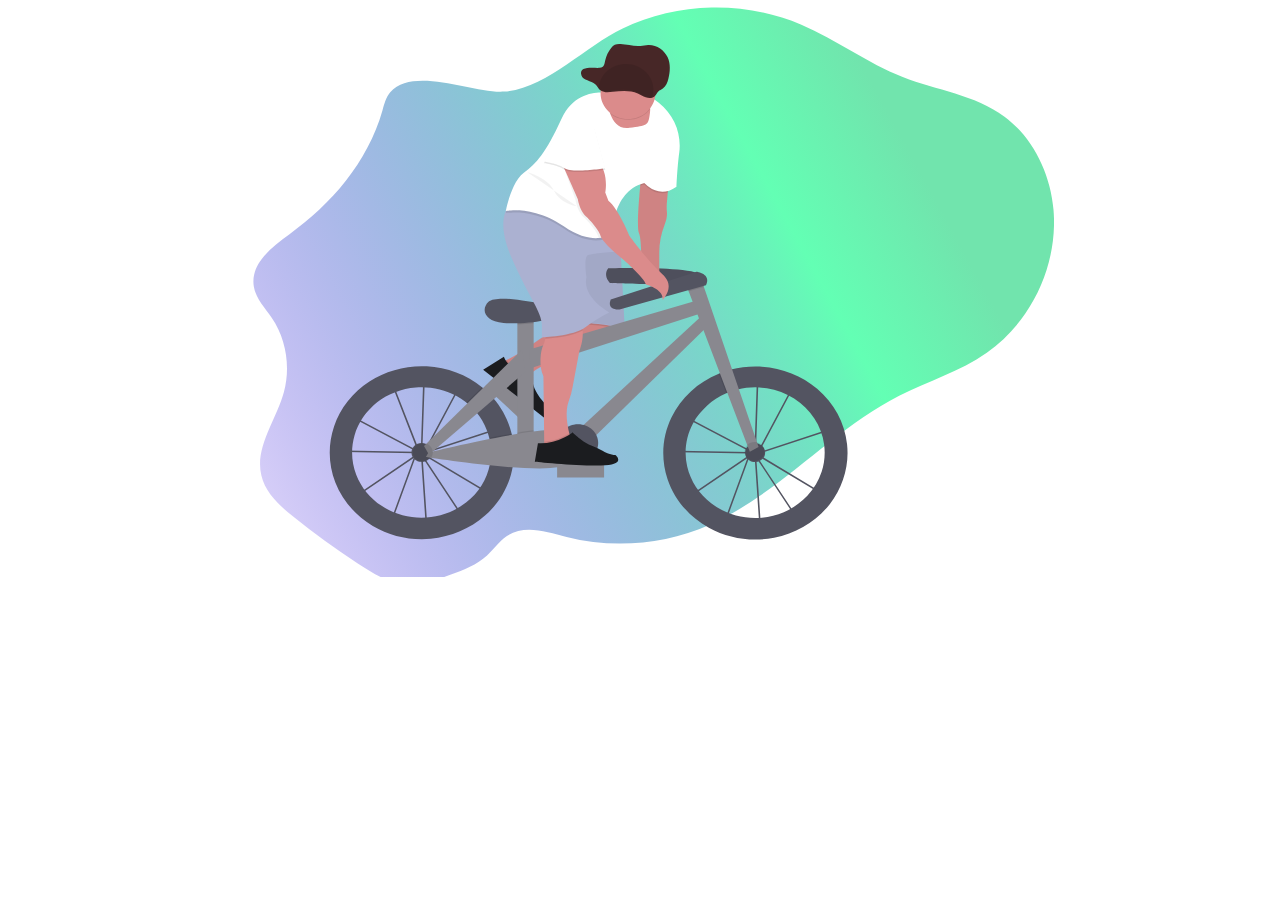
<file: bike-animation/index.html>
<!DOCTYPE html>
<html lang="en">
<head>
    <meta charset="UTF-8">
    <meta http-equiv="X-UA-Compatible" content="IE=edge">
    <meta name="viewport" content="width=device-width, initial-scale=1.0">
    <title>Man on Bike Animation</title>
    <link rel="icon" type="png" sizes="32x32" href="cycle.png">
    <link rel="stylesheet" href="styles.css">
</head>
<body>
    <div>
    <svg width="828" height="577" viewBox="0 0 828 577" fill="none" xmlns="http://www.w3.org/2000/svg">
        <g id="undraw_Ride_a_bicycle_2yok 1" clip-path="url(#clip0)">
        <path id="Vector" d="M164.239 92.3001C159.949 97.1882 158.297 104.061 156.45 110.522C141.576 162.593 104.924 204.476 63.1833 234.393C45.507 247.065 23.987 264.059 27.8542 286.78C29.9365 298.982 39.0721 307.964 45.8593 317.902C60.099 338.711 64.7177 366.996 57.9305 391.907C50.2118 420.25 28.637 446.697 35.3145 475.357C39.4322 492.998 53.4136 505.553 66.8548 516.344C87.8242 533.166 109.462 548.926 131.767 563.622C146.719 573.472 162.626 583.057 180.052 584.306C195.396 585.409 210.426 579.933 224.994 574.53C237.723 569.804 250.773 564.886 261.052 555.419C267.76 549.237 273.107 541.262 280.56 536.205C298.064 524.326 320.547 531.853 340.618 536.94C387.98 548.877 438.668 544.518 483.736 524.635C552.867 494.13 605.56 430.071 673.181 395.7C702.255 380.918 733.881 371.744 760.803 352.707C775.97 341.867 789.004 328.623 799.318 313.572C819.672 284.09 830.678 246.499 827.5 209.702C824.322 172.906 806.512 137.447 778.542 116.674C748.598 94.4391 710.78 90.2861 676.711 76.9376C641.531 63.148 610.233 39.45 575.389 24.6534C547.195 12.7138 516.511 6.8526 485.589 7.50001C454.668 8.14743 424.292 15.287 396.693 28.3948C358.772 46.4036 320.335 88.4191 278.102 91.6092C248.01 93.8143 187.739 65.5296 164.239 92.3001Z" fill="url(#paint0_linear)"/>
        <g id="left-wheel">
        <path id="Vector_2" d="M199.802 527.024L194.894 455.033L194.792 454.879L189.844 456.496L167.08 518.865L130.874 494.763L188.545 455.504L188.6 455.349L188.928 455.239L192.647 452.703L132.181 420.868L117.37 436.157L119.718 450.49L189.249 451.681V453.151L118.419 451.961L115.742 435.687L136.017 414.767L166.352 381.543L166.892 382.917L173.311 376.302L197.156 380.315V379.426L198.722 379.47V380.58L234.231 386.548L201.125 448.741L196.295 452.027V452.394V452.806L272.856 427.755L263.767 494.799L198.792 455.937L196.506 454.732L234.818 512.713L199.802 527.024ZM196.671 457.679L201.25 524.848L232.602 512.073L196.671 457.679ZM133.59 494.748L166.305 516.527L187.707 457.914L133.59 494.748ZM198.033 453.835L199.669 454.695L262.569 492.33L271.024 429.946L198.033 453.835ZM192.475 448.543L194.439 451.52L194.784 451.284L197.132 381.8L173.851 377.889L167.463 384.505L192.475 448.543ZM133.433 419.831L192.021 450.704L191.003 449.138L166.281 385.725L137.168 415.767L133.433 419.831ZM198.722 382.057L196.373 450.211L199.911 447.8L231.937 387.658L198.722 382.057Z" fill="#535461"/>
        <path id="Vector_3" d="M285.671 433.643C282.531 420.545 276.175 408.317 267.11 397.934C263.744 394.076 260.033 390.495 256.017 387.232C240.575 374.713 221.142 367.363 200.77 366.335C180.398 365.308 160.239 370.66 143.457 381.554C126.675 392.447 114.22 408.264 108.046 426.522C101.873 444.78 102.331 464.447 109.348 482.434C116.365 500.422 129.545 515.713 146.818 525.907C164.091 536.101 184.48 540.621 204.785 538.758C225.09 536.896 244.161 528.755 259.006 515.615C273.851 502.474 283.629 485.077 286.806 466.154C287.545 461.699 287.917 457.197 287.917 452.688C287.923 446.281 287.169 439.894 285.671 433.643ZM195.496 517.696C181.224 517.682 167.302 513.541 155.624 505.836C143.946 498.13 135.079 487.235 130.229 474.631C125.378 462.027 124.779 448.327 128.513 435.392C132.248 422.457 140.134 410.916 151.1 402.338C162.066 393.761 175.58 388.562 189.803 387.45C204.027 386.337 218.27 389.365 230.596 396.122C242.922 402.878 252.733 413.035 258.695 425.212C264.656 437.388 266.479 450.993 263.916 464.177C260.98 479.204 252.526 492.789 240.025 502.567C227.524 512.346 211.767 517.699 195.496 517.696Z" fill="#535461"/>
        <path id="Vector_4" d="M195.496 461.81C201.035 461.81 205.524 457.595 205.524 452.394C205.524 447.194 201.035 442.978 195.496 442.978C189.958 442.978 185.468 447.194 185.468 452.394C185.468 457.595 189.958 461.81 195.496 461.81Z" fill="#535461"/>
        </g>
        <g id="right-wheel">
        <path id="Vector_5" d="M533.436 527.318L528.536 455.356L528.434 455.202L523.487 456.819L500.714 519.159L464.508 495.049L522.195 455.79L522.25 455.636L522.579 455.526L526.297 452.99L465.831 421.155L451.012 436.444L453.361 450.777L522.876 451.938V453.409L452.046 452.218L449.384 435.966L469.651 415.054L499.963 381.851L500.503 383.226L506.922 376.611L530.83 380.631V379.742L532.395 379.786V380.896L567.904 386.864L534.767 449.086L529.937 452.372V452.74V453.151L606.506 428.101L597.417 495.145L532.442 456.283L530.156 455.077L568.468 513.065L533.436 527.318ZM530.305 457.973L534.885 525.142L566.237 512.367L530.305 457.973ZM467.232 495.049L499.947 516.829L521.35 458.216L467.232 495.049ZM531.675 454.136L533.311 454.996L596.212 492.631L604.666 430.247L531.675 454.136ZM526.117 448.844L528.082 451.821L528.426 451.586L530.775 382.101L507.493 378.176L501.106 384.792L526.117 448.844ZM467.099 420.14L525.686 451.012L524.669 449.447L499.947 386.034L470.826 416.083L467.099 420.14ZM532.364 382.366L530.016 450.498L533.554 448.087L565.58 387.945L532.364 382.366Z" fill="#535461"/>
        <path id="Vector_6" d="M529.452 366.504C521.143 366.495 512.872 367.543 504.863 369.62C500.733 370.69 496.688 372.033 492.761 373.641C471.835 382.158 455.018 397.66 445.561 417.147C436.105 436.634 434.682 458.722 441.567 479.138C448.453 499.553 463.157 516.846 482.836 527.67C502.515 538.494 525.77 542.08 548.103 537.735C570.435 533.39 590.257 521.422 603.736 504.147C617.214 486.872 623.389 465.517 621.068 444.213C618.747 422.91 608.093 403.171 591.168 388.817C574.244 374.463 552.251 366.512 529.444 366.504H529.452ZM529.139 517.99C513.262 517.984 497.866 512.879 485.506 503.522C473.146 494.166 464.567 481.12 461.193 466.553C457.819 451.986 459.854 436.774 466.959 423.443C474.064 410.111 485.812 399.463 500.252 393.267C503.925 391.688 507.739 390.416 511.65 389.467C521.21 387.136 531.189 386.745 540.923 388.318C550.657 389.891 559.922 393.393 568.103 398.59C576.283 403.787 583.191 410.56 588.366 418.459C593.542 426.358 596.866 435.201 598.119 444.4C599.371 453.599 598.522 462.944 595.629 471.811C592.736 480.678 587.865 488.865 581.34 495.827C574.815 502.789 566.785 508.367 557.786 512.188C548.787 516.009 539.024 517.987 529.147 517.99H529.139Z" fill="#535461"/>
        <path id="Vector_7" d="M529.139 462.104C534.677 462.104 539.167 457.889 539.167 452.688C539.167 447.488 534.677 443.272 529.139 443.272C523.6 443.272 519.111 447.488 519.111 452.688C519.111 457.889 523.6 462.104 529.139 462.104Z" fill="#535461"/>
        </g>
        <g id="man-on-bike">
        <path id="Vector_8" d="M302.955 407.441L269.523 376.463L259.076 386.404L292.508 417.382L302.955 407.441Z" fill="#89888F"/>
        <path id="Vector_9" d="M277.498 361.638C277.498 361.638 296.904 352.023 304.404 345.834C308.918 342.125 313.772 338.797 318.91 335.889L343.256 321.974L394.14 318.299L396.488 326.385C396.488 326.385 400.402 338.145 361.261 348.436C322.119 358.727 302.548 374.898 302.548 374.898C302.548 374.898 277.498 382.954 277.498 361.638Z" fill="#DB8B8B"/>
        <path id="Vector_10" opacity="0.1" d="M304.623 373.303C303.237 374.295 302.548 374.868 302.548 374.868C302.548 374.868 277.498 382.954 277.498 361.638C277.498 361.638 278.711 361.035 280.629 360.028C282.567 362.991 285.281 365.437 288.513 367.135C291.744 368.832 295.385 369.723 299.088 369.723H301.742L304.623 373.303Z" fill="black"/>
        <path id="Vector_11" opacity="0.05" d="M395.752 330.442C393.576 334.771 386.069 341.887 361.261 348.407C329.47 356.764 310.588 368.988 304.623 373.303C303.237 374.295 302.548 374.868 302.548 374.868C302.548 374.868 277.498 382.954 277.498 361.638C277.498 361.638 278.711 361.035 280.629 360.028C286.446 357.036 298.76 350.472 304.38 345.805C308.894 342.095 313.748 338.766 318.886 335.859L343.232 321.945L352.297 321.291L394.116 318.27L396.465 326.355C396.465 326.355 397.013 327.935 395.752 330.442Z" fill="black"/>
        <path id="Vector_12" d="M277.889 356.86L257.144 369.723L317.892 417.501C317.892 417.501 326.816 412.356 322.119 406.476C322.119 406.476 306.463 393.98 305.68 376.339L300.983 370.458H298.329C293.842 370.459 289.465 369.151 285.803 366.715C282.142 364.279 279.376 360.835 277.889 356.86V356.86Z" fill="#1B1C1F"/>
        <path id="Vector_13" opacity="0.1" d="M395.752 330.442C383.227 324.76 352.65 324.15 352.65 324.15L352.321 321.291L394.14 318.27L396.488 326.355C396.488 326.355 397.013 327.935 395.752 330.442Z" fill="black"/>
        <path id="Vector_14" d="M352.65 322.68C352.65 322.68 389.443 323.415 398.837 330.765L394.14 241.824H343.256L352.65 322.68Z" fill="#ABB1D1"/>
        <path id="Vector_15" opacity="0.05" d="M352.65 322.312C352.65 322.312 389.443 323.047 398.837 330.398L394.14 241.457H343.256L352.65 322.312Z" fill="black"/>
        <path id="Vector_16" d="M382.209 268.257C382.209 268.257 474.309 265.316 476.188 276.497C478.067 287.677 384.088 282.965 384.088 282.965C384.088 282.965 376.573 275.901 382.209 268.257Z" fill="#535461"/>
        <path id="Vector_17" opacity="0.05" d="M382.209 268.257C382.209 268.257 474.309 265.316 476.188 276.497C478.067 287.677 384.088 282.965 384.088 282.965C384.088 282.965 376.573 275.901 382.209 268.257Z" fill="black"/>
        <path id="Vector_18" d="M307.652 312.97H291.362V445.926H307.652V312.97Z" fill="#89888F"/>
        <path id="Vector_19" opacity="0.1" d="M307.652 312.962V323.202C302.235 323.863 296.693 324.282 291.362 324.444V312.962H307.652Z" fill="black"/>
        <path id="Vector_20" d="M306.431 301.944C304.146 301.778 301.872 301.491 299.621 301.084C290.79 299.496 268.527 296.167 262.538 301.819C255.023 308.876 257.528 321.232 277.576 322.996C297.624 324.76 332.085 320.056 338.981 312.992C338.981 312.962 326.511 303.392 306.431 301.944Z" fill="#535461"/>
        <path id="Vector_21" d="M303.269 349.443L474.317 299.438L479.953 311.794L304.521 368.268L303.269 349.443Z" fill="#89888F"/>
        <path id="Vector_22" d="M354.02 428.277L477.449 314.146L484.337 323.555L366.545 438.862L354.02 428.277Z" fill="#89888F"/>
        <path id="Vector_23" opacity="0.1" d="M511.642 389.467C507.732 390.416 503.917 391.688 500.244 393.267L492.761 373.634C496.688 372.026 500.733 370.682 504.863 369.613L511.642 389.467Z" fill="black"/>
        <path id="Vector_24" d="M532.583 447.102L523.815 451.806L462.645 291.323L459.905 284.141L474.317 276.489L477.926 287.059L532.583 447.102Z" fill="#89888F"/>
        <path id="Vector_25" opacity="0.1" d="M477.926 287.059L462.645 291.323L459.905 284.141L474.317 276.489L477.926 287.059Z" fill="black"/>
        <path id="Vector_26" d="M384.714 299.438L470.552 271.785C470.552 271.785 485.59 273.549 479.946 285.317L393.49 309.434C393.49 309.434 380.338 310.61 384.714 299.438Z" fill="#535461"/>
        <path id="Vector_27" opacity="0.1" d="M287.917 452.688C287.917 457.197 287.545 461.699 286.806 466.154C279.291 465.647 271.525 464.912 263.916 464.177C265.606 455.437 265.396 446.466 263.297 437.803C270.711 436.333 278.281 434.929 285.671 433.658C287.168 439.904 287.921 446.286 287.917 452.688Z" fill="black"/>
        <path id="Vector_28" opacity="0.1" d="M307.652 430.284V445.918H291.362V432.688C296.998 431.769 302.478 430.953 307.652 430.284Z" fill="black"/>
        <path id="Vector_29" d="M202.393 452.416C202.393 452.416 333.971 420.074 344.618 432.416C355.264 444.757 366.545 461.237 333.369 467.117C300.192 472.998 199.911 457.113 199.911 457.113L202.393 452.416Z" fill="#89888F"/>
        <path id="Vector_30" opacity="0.1" d="M267.11 397.934L250.388 412.305C247.427 408.735 244.08 405.464 240.399 402.543L256.009 387.232C260.028 390.495 263.742 394.076 267.11 397.934Z" fill="black"/>
        <path id="Vector_31" d="M198.009 445.926L296.372 349.443L299.511 371.796L203.019 454.746L198.009 445.926Z" fill="#89888F"/>
        <path id="Vector_32" opacity="0.1" d="M196.757 461.81C202.295 461.81 206.785 457.595 206.785 452.394C206.785 447.194 202.295 442.978 196.757 442.978C191.218 442.978 186.729 447.194 186.729 452.394C186.729 457.595 191.218 461.81 196.757 461.81Z" fill="black"/>
        <path id="Vector_33" opacity="0.1" d="M528.513 460.928C534.051 460.928 538.541 456.713 538.541 451.512C538.541 446.312 534.051 442.096 528.513 442.096C522.974 442.096 518.484 446.312 518.484 451.512C518.484 456.713 522.974 460.928 528.513 460.928Z" fill="black"/>
        <path id="Vector_34" opacity="0.1" d="M350.88 461.81C361.953 461.81 370.929 453.382 370.929 442.986C370.929 432.589 361.953 424.161 350.88 424.161C339.808 424.161 330.832 432.589 330.832 442.986C330.832 453.382 339.808 461.81 350.88 461.81Z" fill="black"/>
        <path id="Vector_35" d="M352.141 461.81C363.213 461.81 372.189 453.382 372.189 442.986C372.189 432.589 363.213 424.161 352.141 424.161C341.068 424.161 332.092 432.589 332.092 442.986C332.092 453.382 341.068 461.81 352.141 461.81Z" fill="#535461"/>
        <path id="Vector_36" d="M346.788 441.571L346.782 441.576C344.427 443.229 343.946 446.361 345.707 448.572L361.619 468.551C363.379 470.762 366.715 471.214 369.07 469.56L369.076 469.556C371.43 467.903 371.912 464.771 370.151 462.56L354.239 442.581C352.478 440.37 349.142 439.918 346.788 441.571Z" fill="#6C63FF"/>
        <path id="Vector_37" d="M442.675 181.55L440.812 203.683C440.598 206.486 440.637 209.302 440.929 212.099C441.172 214.576 440.929 218.913 438.346 225.528C435.029 233.979 433.315 242.91 433.281 251.917V277.107L415.276 274.167C415.276 274.167 416.059 238.884 412.928 233.004C409.796 227.123 415.276 174.935 415.276 174.935L442.675 181.55Z" fill="#DB8B8B"/>
        <path id="Vector_38" opacity="0.05" d="M441.751 192.517L440.812 203.683C440.6 206.484 440.642 209.297 440.937 212.091C441.18 214.569 440.937 218.905 438.354 225.528C435.037 233.979 433.323 242.91 433.289 251.917V277.107L415.284 274.167C415.284 274.167 416.067 238.884 412.935 233.004C410.72 228.836 412.818 201.441 414.235 185.806C414.822 179.374 415.284 174.935 415.284 174.935L442.683 181.55L441.751 192.517Z" fill="black"/>
        <path id="Vector_39" d="M353.448 350.612L346.677 386.776C345.823 391.605 344.513 396.352 342.762 400.963C338.793 411.151 341.33 425.433 343.256 433.224C344.109 436.664 344.821 438.84 344.821 438.84L324.468 449.131L318.205 444.72V441.78L317.422 376.361C312.725 366.07 314.291 350.634 317.422 344.753C318.313 342.821 318.939 340.791 319.285 338.711C320.851 330.832 321.336 319.762 321.336 319.762C321.336 319.762 333.862 299.915 348.735 313.146C354.215 318.02 356.298 324.393 356.736 330.493C357.503 340.939 353.448 350.612 353.448 350.612Z" fill="#DB8B8B"/>
        <path id="Vector_40" opacity="0.1" d="M356.736 330.471C345.878 336.528 326.988 338.241 319.285 338.689C320.851 330.81 321.336 319.74 321.336 319.74C321.336 319.74 333.862 299.893 348.735 313.124C354.215 317.998 356.298 324.37 356.736 330.471Z" fill="black"/>
        <path id="Vector_41" d="M383.18 312.389C374.855 316.552 366.989 321.476 359.695 327.09C347.17 336.646 315.857 337.381 315.857 337.381V326.355C316.639 313.124 303.331 298.423 285.326 257.26C273.826 230.975 277.012 216.098 280.817 208.747C282.978 204.594 285.326 202.867 285.326 202.867L383.18 220.508L386.679 230.357L394.14 251.38C394.14 251.38 366.741 252.85 362.044 255.055C357.347 257.26 360.478 277.107 360.478 277.107C355.781 297.688 383.18 312.389 383.18 312.389Z" fill="#ABB1D1"/>
        <path id="Vector_42" opacity="0.1" d="M442.675 181.55L441.751 192.517C428.13 196.192 418.407 184.49 418.407 184.49C416.986 184.848 415.59 185.287 414.227 185.806C414.814 179.374 415.276 174.935 415.276 174.935L442.675 181.55Z" fill="black"/>
        <path id="Vector_43" opacity="0.1" d="M386.679 230.357C386.311 233.79 386.311 235.944 386.311 235.944C386.311 235.944 368.306 249.91 337.776 228.593C307.245 207.277 279.846 213.157 279.846 213.157C279.846 213.157 280.167 211.452 280.817 208.747C282.978 204.594 285.326 202.867 285.326 202.867L383.18 220.508L386.679 230.357Z" fill="black"/>
        <path id="Vector_44" d="M453.228 152.846C451.185 167.805 450.503 186.659 450.503 186.659C432.498 199.89 418.407 182.983 418.407 182.983C401.404 187.269 393.412 201.242 389.646 213.437C387.629 220.033 386.509 226.842 386.311 233.702C386.311 233.702 381.552 237.377 372.784 238.112C364.494 238.766 352.61 236.738 337.776 226.351C307.245 205.035 279.846 210.915 279.846 210.915C279.846 210.915 285.326 181.513 297.851 172.693C310.377 163.872 319.771 152.846 335.427 119.034C351.084 85.2218 383.18 93.3073 383.18 93.3073C383.18 93.3073 384.746 86.6919 413.71 93.3073C420.765 95.0435 427.295 98.2917 432.788 102.797C448.28 115.028 455.795 134 453.228 152.846Z" fill="white"/>
        <path id="Vector_45" d="M424.177 109.883C424.138 110.86 424.052 111.948 423.911 113.161C422.345 126.392 420.779 124.922 403.557 127.862C392.848 129.692 387.282 121.291 384.605 114.675C383.636 112.279 382.905 109.803 382.421 107.281L419.996 101.4C419.996 101.4 424.498 100.217 424.177 109.883Z" fill="#DB8B8B"/>
        <path id="Vector_46" opacity="0.05" d="M389.646 213.473C387.629 220.07 386.509 226.879 386.311 233.739C386.311 233.739 381.552 237.414 372.784 238.149C372.537 237.681 372.348 237.188 372.22 236.679C370.655 230.063 358.912 218.303 358.912 218.303C351.084 211.687 349.518 199.926 349.518 199.926L336.602 164.276L332.296 160.969C332.296 160.969 350.301 147.738 365.958 158.764C381.614 169.789 376.917 193.311 376.917 193.311L380.049 201.396C383.297 203.969 386.601 208.504 389.646 213.473Z" fill="black"/>
        <path id="Vector_47" d="M334.644 160.234L351.867 199.191C351.867 199.191 353.432 210.952 361.261 217.568C361.261 217.568 373.003 229.328 374.569 235.944C376.134 242.559 398.054 260.201 398.054 260.201C398.054 260.201 418.407 277.842 419.973 284.457C419.973 284.457 438.761 289.603 436.412 299.893C436.412 299.893 450.503 286.662 436.412 274.167C422.322 261.671 403.534 235.944 403.534 235.944C403.534 235.944 392.574 208.747 382.397 200.661L379.266 192.576C379.266 192.576 383.963 169.054 368.306 158.029C352.65 147.003 334.644 160.234 334.644 160.234Z" fill="#DB8B8B"/>
        <path id="Vector_48" opacity="0.1" d="M344.821 438.818L324.468 449.109L318.205 444.698V441.758C325.238 441.289 332.071 439.353 338.206 436.091C340.085 435.091 341.854 434.106 343.271 433.239C344.093 436.642 344.821 438.818 344.821 438.818Z" fill="black"/>
        <path id="Vector_49" opacity="0.1" d="M368.306 129.362L379.266 169.789C379.266 169.789 345.604 174.935 338.559 169.789C331.513 164.644 318.205 163.174 318.205 163.174C318.205 163.174 332.296 124.951 340.124 120.541C347.953 116.131 368.306 129.362 368.306 129.362Z" fill="black"/>
        <path id="Vector_50" d="M368.306 127.891L379.266 168.319C379.266 168.319 345.604 173.465 338.559 168.319C331.513 163.174 318.205 161.704 318.205 161.704C318.205 161.704 332.296 123.481 340.124 119.071C347.953 114.661 368.306 127.891 368.306 127.891Z" fill="white"/>
        <path id="Vector_51" opacity="0.1" d="M424.177 109.148C421.984 111.99 419.196 114.38 415.983 116.172C412.769 117.965 409.2 119.121 405.493 119.57C401.787 120.019 398.021 119.751 394.429 118.783C390.837 117.815 387.494 116.167 384.605 113.94C383.636 111.544 382.905 109.068 382.421 106.546L419.996 100.665C419.996 100.665 424.498 99.4817 424.177 109.148Z" fill="black"/>
        <path id="Vector_52" d="M429.367 93.3441C429.367 100.167 426.48 106.711 421.342 111.536C416.204 116.36 409.235 119.071 401.968 119.071C394.701 119.071 387.732 116.36 382.594 111.536C377.456 106.711 374.569 100.167 374.569 93.3441C374.569 92.9177 374.569 92.4914 374.569 92.0651C374.749 85.2419 377.809 78.7656 383.075 74.0608C388.341 69.356 395.382 66.8082 402.649 66.9778C409.916 67.1474 416.813 70.0206 421.824 74.9652C426.834 79.9098 429.548 86.5209 429.367 93.3441Z" fill="#DB8B8B"/>
        <path id="Vector_53" opacity="0.05" d="M301.374 172.362C301.374 172.362 321.728 177.507 327.99 190.738C334.253 203.969 351.194 206.388 351.194 206.388" fill="black"/>
        <path id="Vector_54" d="M378.092 463.442H331.122V477.408H378.092V463.442Z" fill="#89888F"/>
        <path id="Vector_55" d="M338.175 437.524C342.379 435.319 346.066 433.114 346.387 432.202C346.387 432.202 356.994 442.714 366.443 445.977C369.62 447.079 372.662 448.499 375.516 450.211C379.258 452.416 384.597 455.011 389.443 455.011C389.443 455.011 400.402 463.832 379.266 465.302C358.129 466.772 308.811 461.626 308.811 461.626L311.942 443.25C321.091 443.754 330.201 441.766 338.175 437.524Z" fill="#1B1C1F"/>
        </g>
        <g id="hat">
        <path id="Vector_56" d="M355.488 75.5533C357.156 80.4634 365.164 80.6178 369.274 84.2342C371.411 86.116 372.405 88.8945 374.754 90.5704C378.018 92.9078 382.731 92.3933 386.888 91.8347C395.256 90.7174 404.243 90.0485 411.789 93.4371C414.467 94.6352 416.87 96.3111 419.665 97.2887C422.459 98.2664 425.927 98.384 428.198 96.6493C430.014 95.26 430.679 92.974 432.323 91.4451C433.599 90.2396 435.376 89.5634 436.832 88.5049C440.026 86.2409 441.404 82.551 442.312 79.0227C444.191 71.7604 444.731 63.9321 441.529 57.0447C438.327 50.1573 430.624 44.5489 422.217 44.909C419.641 45.0193 417.128 45.6441 414.561 45.9087C407.867 46.5482 401.253 44.4386 394.536 44.0784C392.588 43.8558 390.611 44.109 388.798 44.8135C387.43 45.5271 386.251 46.5192 385.345 47.7169C382.27 51.4991 380.165 55.8957 379.192 60.5656C378.41 64.0865 378.37 67.2766 373.775 67.8206C368.554 68.4674 351.958 65.167 355.488 75.5533Z" fill="#472727"/>
        <path id="Vector_57" opacity="0.1" d="M427.367 90.3441C427.369 92.7152 427.022 95.0751 426.334 97.3565C424.216 97.7899 422.007 97.6 420.008 96.8125C417.081 95.732 414.568 93.8723 411.757 92.5345C403.843 88.7711 394.425 89.5135 385.658 90.7557C381.305 91.3731 376.366 91.9465 372.945 89.3444C372.827 89.2573 372.715 89.164 372.608 89.0651C372.789 82.2419 375.849 75.7656 381.115 71.0608C386.381 66.356 393.421 63.8082 400.688 63.9778C407.955 64.1474 414.852 67.0206 419.863 71.9652C424.873 76.9098 427.587 83.5209 427.406 90.3441H427.367Z" fill="black"/>
        </g>
        </g>
        <defs>
        <linearGradient id="paint0_linear" x1="704" y1="130" x2="27" y2="500" gradientUnits="userSpaceOnUse">
        <stop offset="0.0364583" stop-color="#71E4AD"/>
        <stop offset="0.21875" stop-color="#63FFB4"/>
        <stop offset="0.9999" stop-color="#4721E0" stop-opacity="0.21"/>
        <stop offset="1" stop-color="#4721E0" stop-opacity="0"/>
        </linearGradient>
        <clipPath id="clip0">
        <rect width="828" height="577" fill="white"/>
        </clipPath>
        </defs>
        </svg>
    </div>
</body>
</html>
</file>
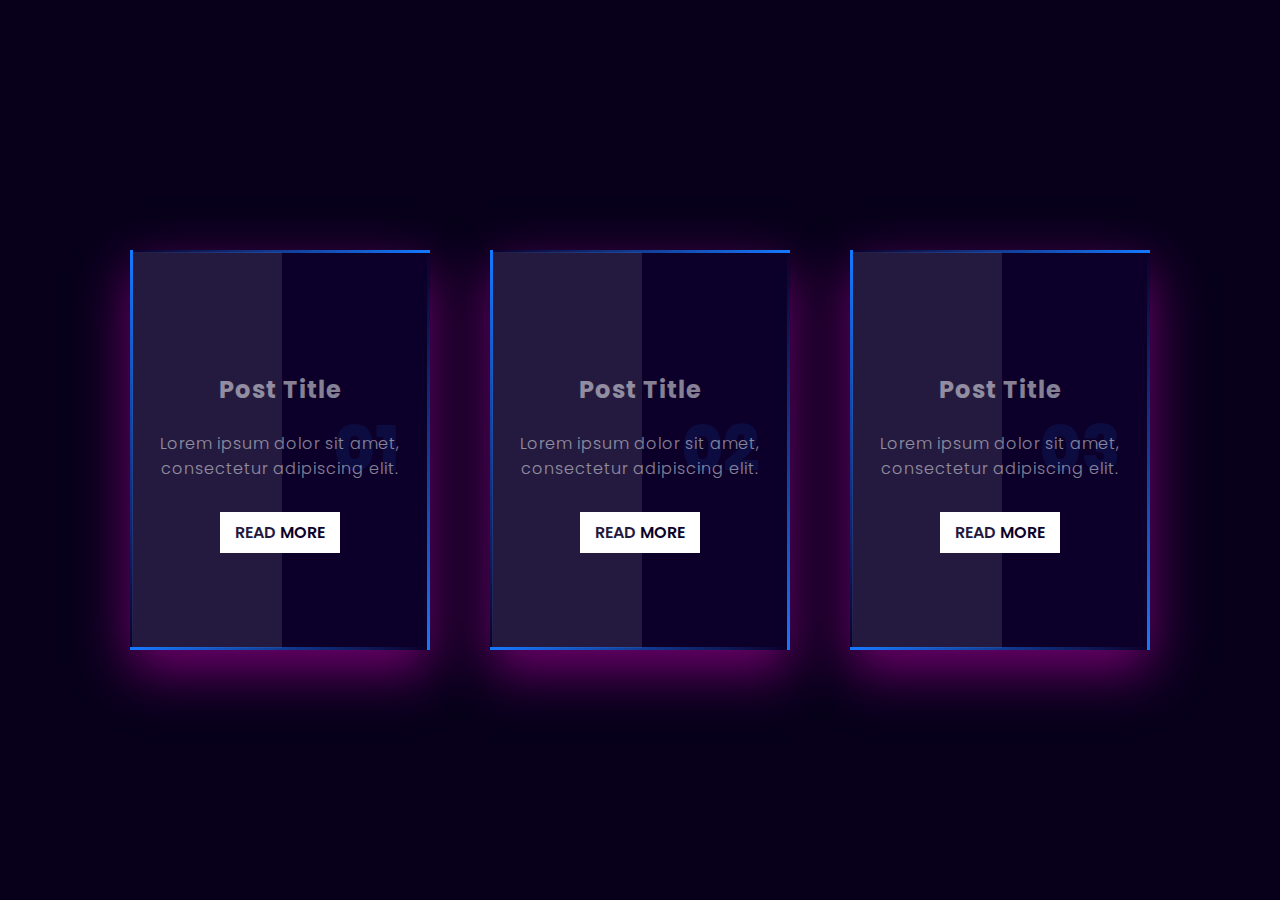
<file: card-animation/index.html>
<!DOCTYPE html>
<html lang="en" dir="ltr">
  <head>
    <meta charset="utf-8">
    <title>Css Card hover animation</title>
    <link rel="stylesheet" href="styles.css">
    <link rel="preconnect" href="https://fonts.gstatic.com">
<link href="https://fonts.googleapis.com/css2?family=Poppins:wght@200;300;400;500;600;700;800&display=swap" rel="stylesheet">
  </head>
  <body>
    <div class="container">
      <div class="card">
        <span></span>
        <span></span>
        <span></span>
        <span></span>
        <div class="content">
          <h2>01</h2>
          <h3>Post Title</h3>
          <p>Lorem ipsum dolor sit amet, consectetur adipiscing elit.</p>
            <a href="#">Read More</a>
        </div>
      </div>
      <div class="card">
        <span></span>
        <span></span>
        <span></span>
        <span></span>
        <div class="content">
          <h2>02</h2>
          <h3>Post Title</h3>
          <p>Lorem ipsum dolor sit amet, consectetur adipiscing elit.</p>
            <a href="#">Read More</a>
        </div>
      </div>
      <div class="card">
        <span></span>
        <span></span>
        <span></span>
        <span></span>
        <div class="content">
          <h2>03</h2>
          <h3>Post Title</h3>
          <p>Lorem ipsum dolor sit amet, consectetur adipiscing elit.</p>
            <a href="#">Read More</a>
        </div>
      </div>
    </div>
  </body>
</html>
</file>
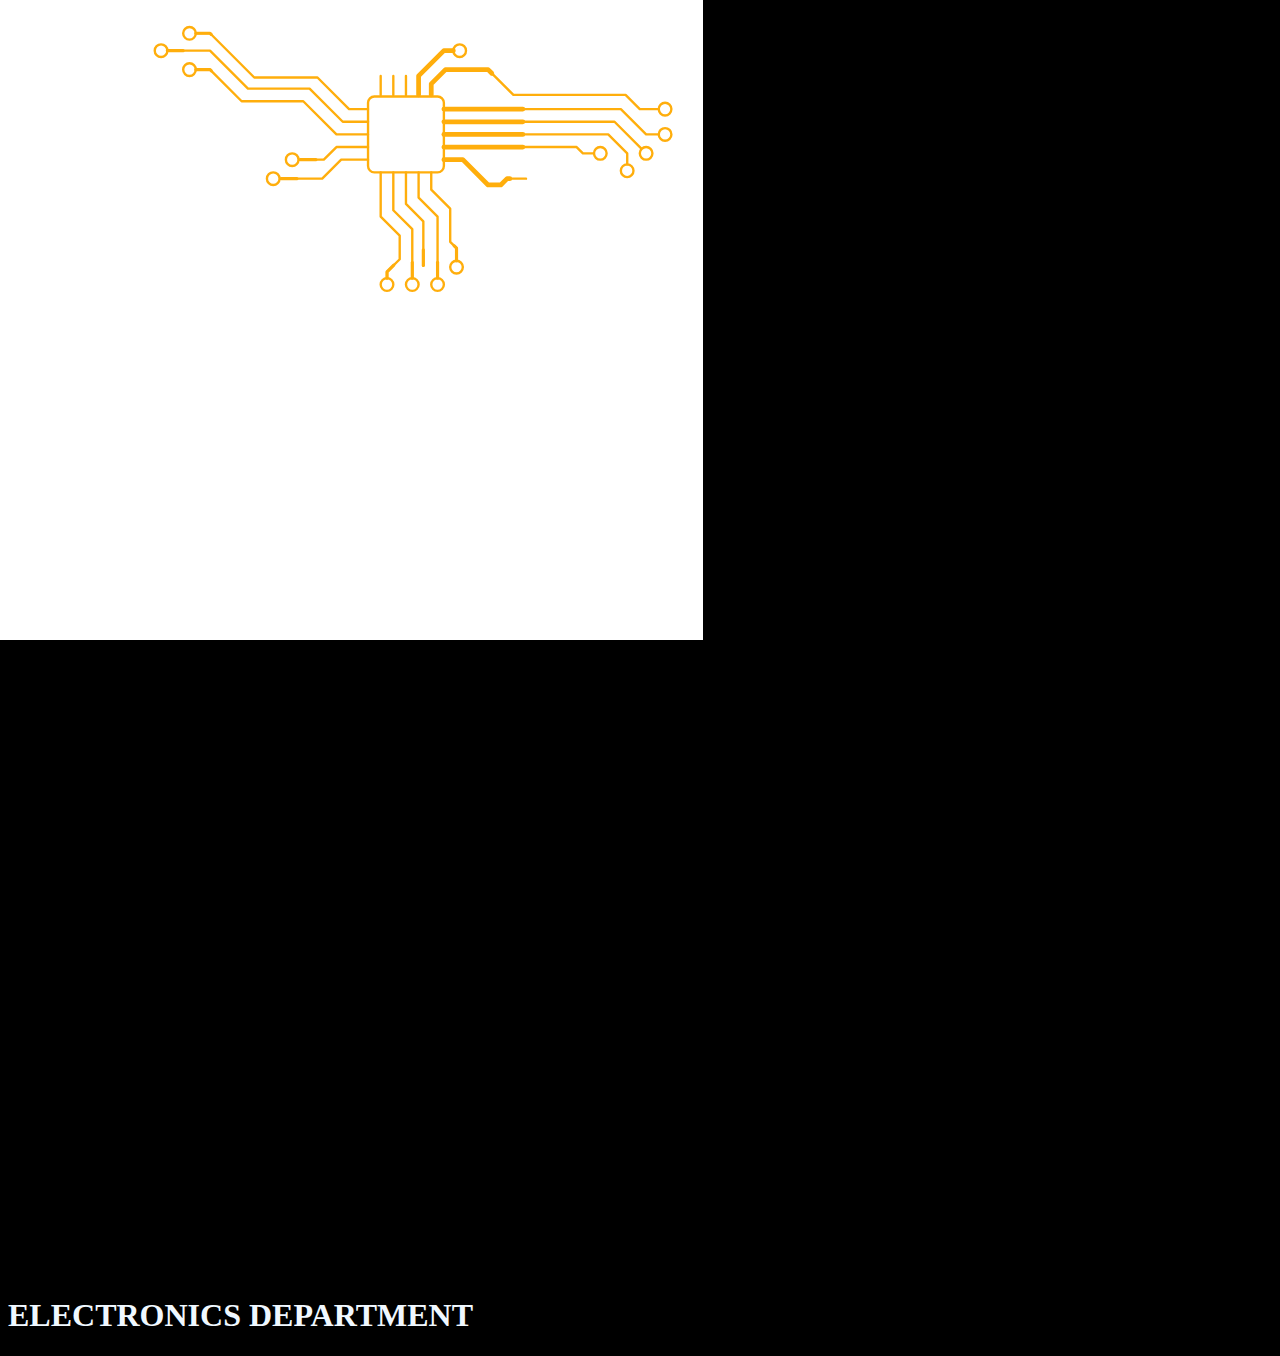
<file: circuit-Animation/index.html>
<!DOCTYPE html>
<html lang="en">
<head>
    <meta charset="UTF-8">
    <meta http-equiv="X-UA-Compatible" content="IE=edge">
    <meta name="viewport" content="width=device-width, initial-scale=1.0">
    <link rel="stylesheet" href="styles.css">
    <title>Document</title>
</head>
<body>
    <div>
    <svg width="800px" height="800px" viewBox="0 0 800 800" version="1.1" xmlns="http://www.w3.org/2000/svg" xmlns:xlink="http://www.w3.org/1999/xlink">
        <g id="paths" class="path" stroke="#FFAE0C" stroke-width="2" fill="none" fill-rule="evenodd" stroke-linecap="round" stroke-linejoin="round" fill="none" stroke-opacity="1" stroke-dasharray="30,150" stroke-dashoffset="2000">
          <g id="left" transform="translate(461.000000, 416.000000)">
            <polyline points="18 0 27 0 55 28 95 28 115 48 127 48"></polyline>
            <polyline points="18 23 27 23 47 43 86 43 107 64 127 64"></polyline>
            <polyline points="-8.03677904e-06 10.9791757 26.9791757 10.9791757 51 35 90 35 111 56 127 56"></polyline>
            <polyline points="72 92 98 92 110 80 127 80"></polyline>
            <polyline points="84 80 99 80 107 72 127 72"></polyline>
          </g>
          <g id="bottom" transform="translate(596.000000, 504.000000)">
            <polyline points="4.02077033 67.0000542 4.02077033 63.0208243 12.0415946 55 12.0415946 40.0415946 0 28 0 -5.68434189e-14"></polyline>
            <polyline points="20 67 20 36 8 24 8 0"></polyline>
            <polyline points="27 59 27 31 16 20 16 0"></polyline>
            <polyline points="36 67 36 28 24 16 24 0"></polyline>
            <polyline points="48 56 48 48 44 44 44 23 32 11 32 0"></polyline>
          </g>
        </g>
        <g id="paths-2" class="path-2" stroke="#FFAE0C" stroke-width="3" fill="none" fill-rule="evenodd" stroke-linecap="round" stroke-linejoin="round" fill="none" stroke-opacity="1" stroke-dasharray="50,150" stroke-dashoffset="2000"
          <g id="right" transform="translate(620.000000, 427.000000)">
            <polyline points="16 69 28 69 44 85 52 85 56 81 68 81"></polyline>
            <polyline points="16 61 100 61 104 65 111 65"></polyline>
            <polyline points="16 53 120 53 132.041595 65.0415946 132.041595 72.0001243"></polyline>
            <polyline points="16 45 124.00463 45 141.002315 61.9976854"></polyline>
            <polyline points="16 37 128 37 144 53 152 53"></polyline>
            <polyline points="8 28 8 21 17 12 44 12 60 28 131 28 140 37 152 37"></polyline>
            <polyline points="0 28 0 16 16 0 22 0"></polyline>
          </g>
        </g>
        <g id="paths-bg" stroke="#FFAE0C" stroke-width="1.5" fill="none" fill-rule="evenodd" stroke-linecap="round" stroke-linejoin="round">
          <g id="left" transform="translate(461.000000, 416.000000)">
            <polyline points="18 0 27 0 55 28 95 28 115 48 127 48"></polyline>
            <polyline points="18 23 27 23 47 43 86 43 107 64 127 64"></polyline>
            <polyline points="-8.03677904e-06 10.9791757 26.9791757 10.9791757 51 35 90 35 111 56 127 56"></polyline>
            <polyline points="72 92 98 92 110 80 127 80"></polyline>
            <polyline points="84 80 99 80 107 72 127 72"></polyline>
          </g>
          <g id="bottom" transform="translate(596.000000, 504.000000)">
            <polyline points="4.02077033 67.0000542 4.02077033 63.0208243 12.0415946 55 12.0415946 40.0415946 0 28 0 -5.68434189e-14"></polyline>
            <polyline points="20 67 20 36 8 24 8 0"></polyline>
            <polyline points="27 59 27 31 16 20 16 0"></polyline>
            <polyline points="36 67 36 28 24 16 24 0"></polyline>
            <polyline points="48 56 48 48 44 44 44 23 32 11 32 0"></polyline>
          </g>
          <g id="right" transform="translate(620.000000, 427.000000)">
            <polyline points="16 69 28 69 44 85 52 85 56 81 68 81"></polyline>
            <polyline points="16 61 100 61 104 65 111 65"></polyline>
            <polyline points="16 53 120 53 132.041595 65.0415946 132.041595 72.0001243"></polyline>
            <polyline points="16 45 124.00463 45 141.002315 61.9976854"></polyline>
            <polyline points="16 37 128 37 144 53 152 53"></polyline>
            <polyline points="8 28 8 21 17 12 44 12 60 28 131 28 140 37 152 37"></polyline>
            <polyline points="0 28 0 16 16 0 22 0"></polyline>
          </g>
          <g id="elements" transform="translate(453.000000, 412.000000)" stroke="#FFAE0C">
            <rect x="135" y="44" width="48" height="48" rx="4"></rect>
            <circle cx="87" cy="84" r="4"></circle>
            <circle cx="75" cy="96" r="4"></circle>
            <circle cx="22" cy="4" r="4"></circle>
            <circle cx="22" cy="27" r="4"></circle>
            <circle cx="4" cy="15" r="4"></circle>
            <circle cx="193" cy="15" r="4"></circle>
            <circle cx="323" cy="52" r="4"></circle>
            <circle cx="323" cy="68" r="4"></circle>
            <circle cx="311" cy="80" r="4"></circle>
            <circle cx="282" cy="80" r="4"></circle>
            <circle cx="179" cy="163" r="4"></circle>
            <circle cx="191" cy="152" r="4"></circle>
            <circle cx="163" cy="163" r="4"></circle>
            <circle cx="147" cy="163" r="4"></circle>
            <circle cx="299" cy="91" r="4"></circle>
            <path d="M143,43 L143,31"></path>
            <path d="M159,43 L159,31"></path>
            <path d="M151,43 L151,31"></path>
          </g>
        </g>

      </svg>     
      </div>
      <h1>ELECTRONICS DEPARTMENT</h1>

    </body>
</html>
</file>
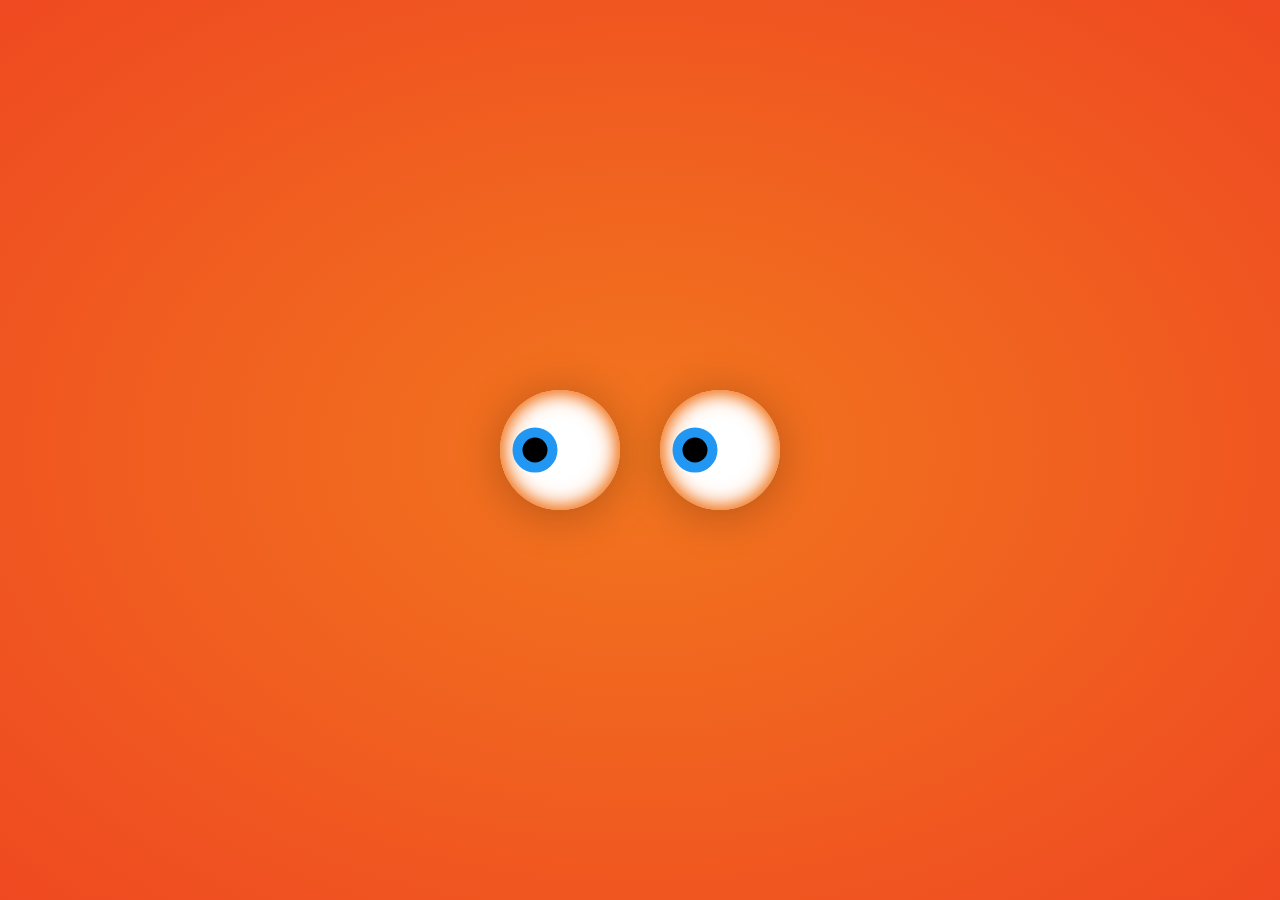
<file: eyeFollower/index.html>
<!DOCTYPE html>
<html lang="en">
<head>
    <meta charset="UTF-8">
    <meta http-equiv="X-UA-Compatible" content="IE=edge">
    <meta name="viewport" content="width=device-width, initial-scale=1.0">
    <title>Eye Follower</title>
    <link rel="stylesheet" href="styles.css">

</head>
<body>
    <div class="box">
        <div class="eye"></div>
        <div class="eye"></div>
    </div>
<script src="index.js"></script>
</body>
</html>
</file>
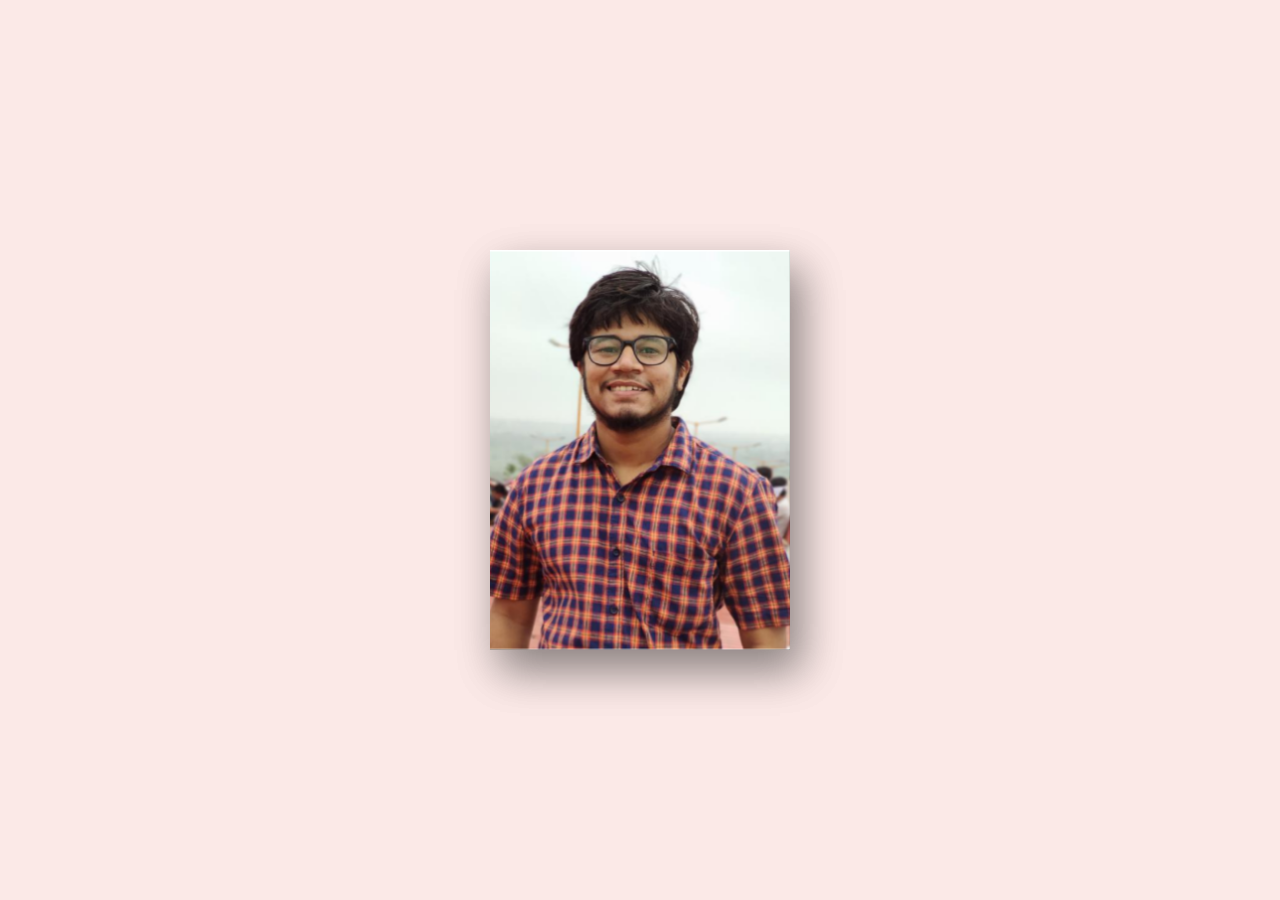
<file: foldableCard/index.html>
<!DOCTYPE html>
<html lang="en">
<head>
    <meta charset="UTF-8">
    <meta http-equiv="X-UA-Compatible" content="IE=edge">
    <meta name="viewport" content="width=device-width, initial-scale=1.0">
    <title>Css Foldable Card</title>
    <link rel="stylesheet" href="styles.css">
    <link rel="stylesheet" href="https://stackpath.bootstrapcdn.com/font-awesome/4.7.0/css/font-awesome.min.css" integrity="sha384-wvfXpqpZZVQGK6TAh5PVlGOfQNHSoD2xbE+QkPxCAFlNEevoEH3Sl0sibVcOQVnN" crossorigin="anonymous">
    <link rel="preconnect" href="https://fonts.gstatic.com">
    <link href="https://fonts.googleapis.com/css2?family=Roboto:wght@400;500;700;900&display=swap" rel="stylesheet">
</head>
<body>
    <div class="card">
        <div class="imgBox">
            <img src="images/pic1.png">
            <img src="images/pic2.png">
        </div>
        <div class="details">
            <div class="content">
                <h2>Vinit Mairal <br><span>Web Designer</span></h2>
                <div class="social-icons">
                    <a href="#"><i class="fa fa-instagram" aria-hidden="true"></i></a>
                    <a href="#"><i class="fa fa-facebook" aria-hidden="true"></i></a>
                    <a href="#"><i class="fa fa-linkedin" aria-hidden="true"></i></a>
                    <a href="#"><i class="fa fa-github" aria-hidden="true"></i></a>

                </div>
            </div>
        </div>
    </div>
</body>
</html>
</file>
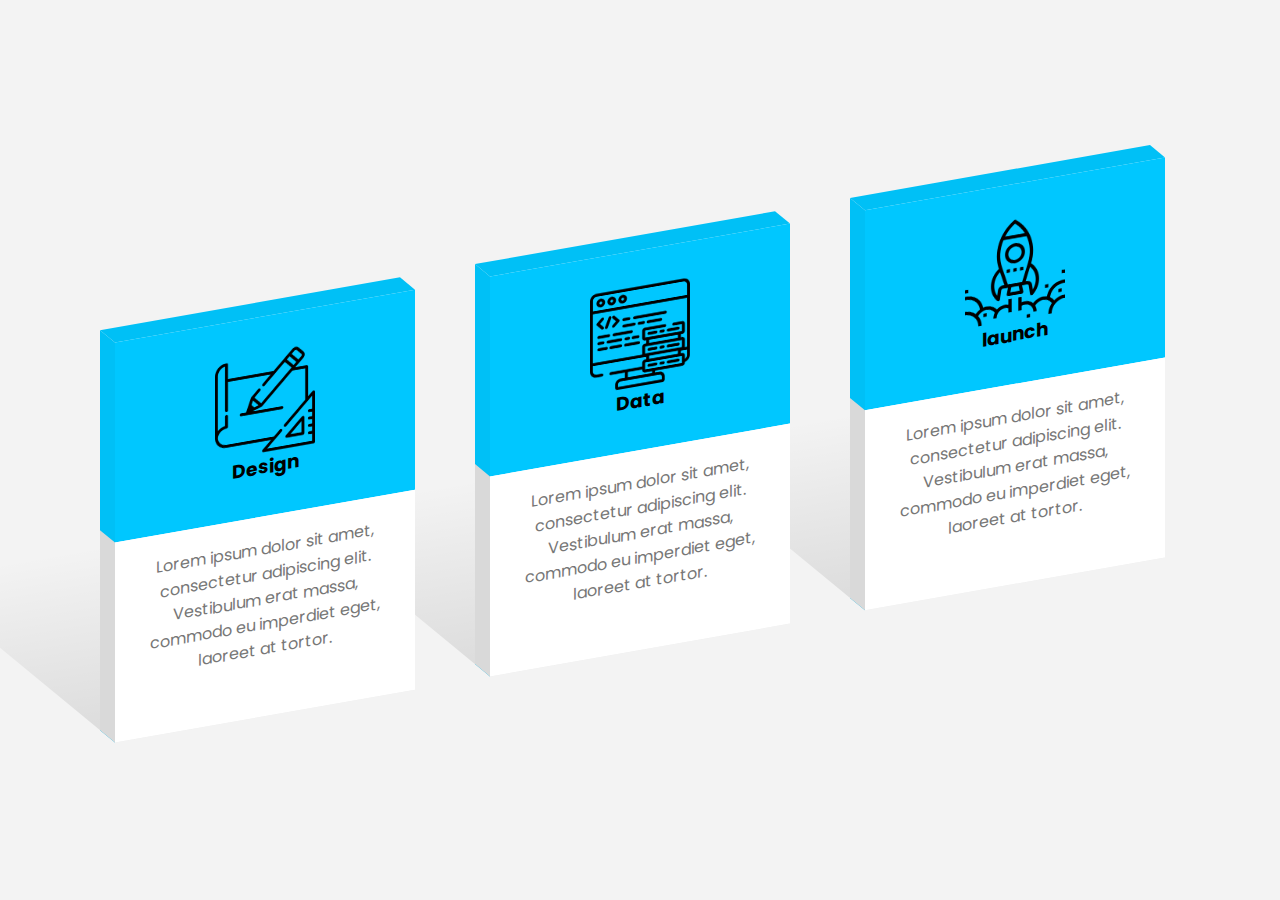
<file: IsometricCard/index.html>
<!DOCTYPE html>
<html lang="en" dir="ltr">
  <head>
    <meta charset="utf-8">
    <title>Isometric Cards</title>
    <link rel="stylesheet" href="styles.css">
    <link rel="preconnect" href="https://fonts.gstatic.com">
<link href="https://fonts.googleapis.com/css2?family=Poppins:wght@400;500;600;700;900&display=swap" rel="stylesheet">
  </head>
  <body>
    <div class="container">
      <div class="card">
        <div class="imgBox">
          <img src="images/sketch.png" class="images">
          <h3>Design</h3>
        </div>
        <div class="content">
          <p>Lorem ipsum dolor sit amet, consectetur adipiscing elit. Vestibulum erat massa,
             commodo eu imperdiet eget, laoreet at tortor.</p>

        </div>

      </div>
      <div class="card">
        <div class="imgBox">
          <img src="images/data.png" class="images">
          <h3>Data</h3>
        </div>
        <div class="content">
          <p>Lorem ipsum dolor sit amet, consectetur adipiscing elit. Vestibulum erat massa,
             commodo eu imperdiet eget, laoreet at tortor.</p>

        </div>

      </div>
      <div class="card">
        <div class="imgBox">
          <img src="images/startup.png" class = "images">
          <h3>launch</h3>
        </div>
        <div class="content">
          <p>Lorem ipsum dolor sit amet, consectetur adipiscing elit. Vestibulum erat massa,
             commodo eu imperdiet eget, laoreet at tortor.</p>

        </div>

      </div>
    </div>

  </body>
</html>
</file>
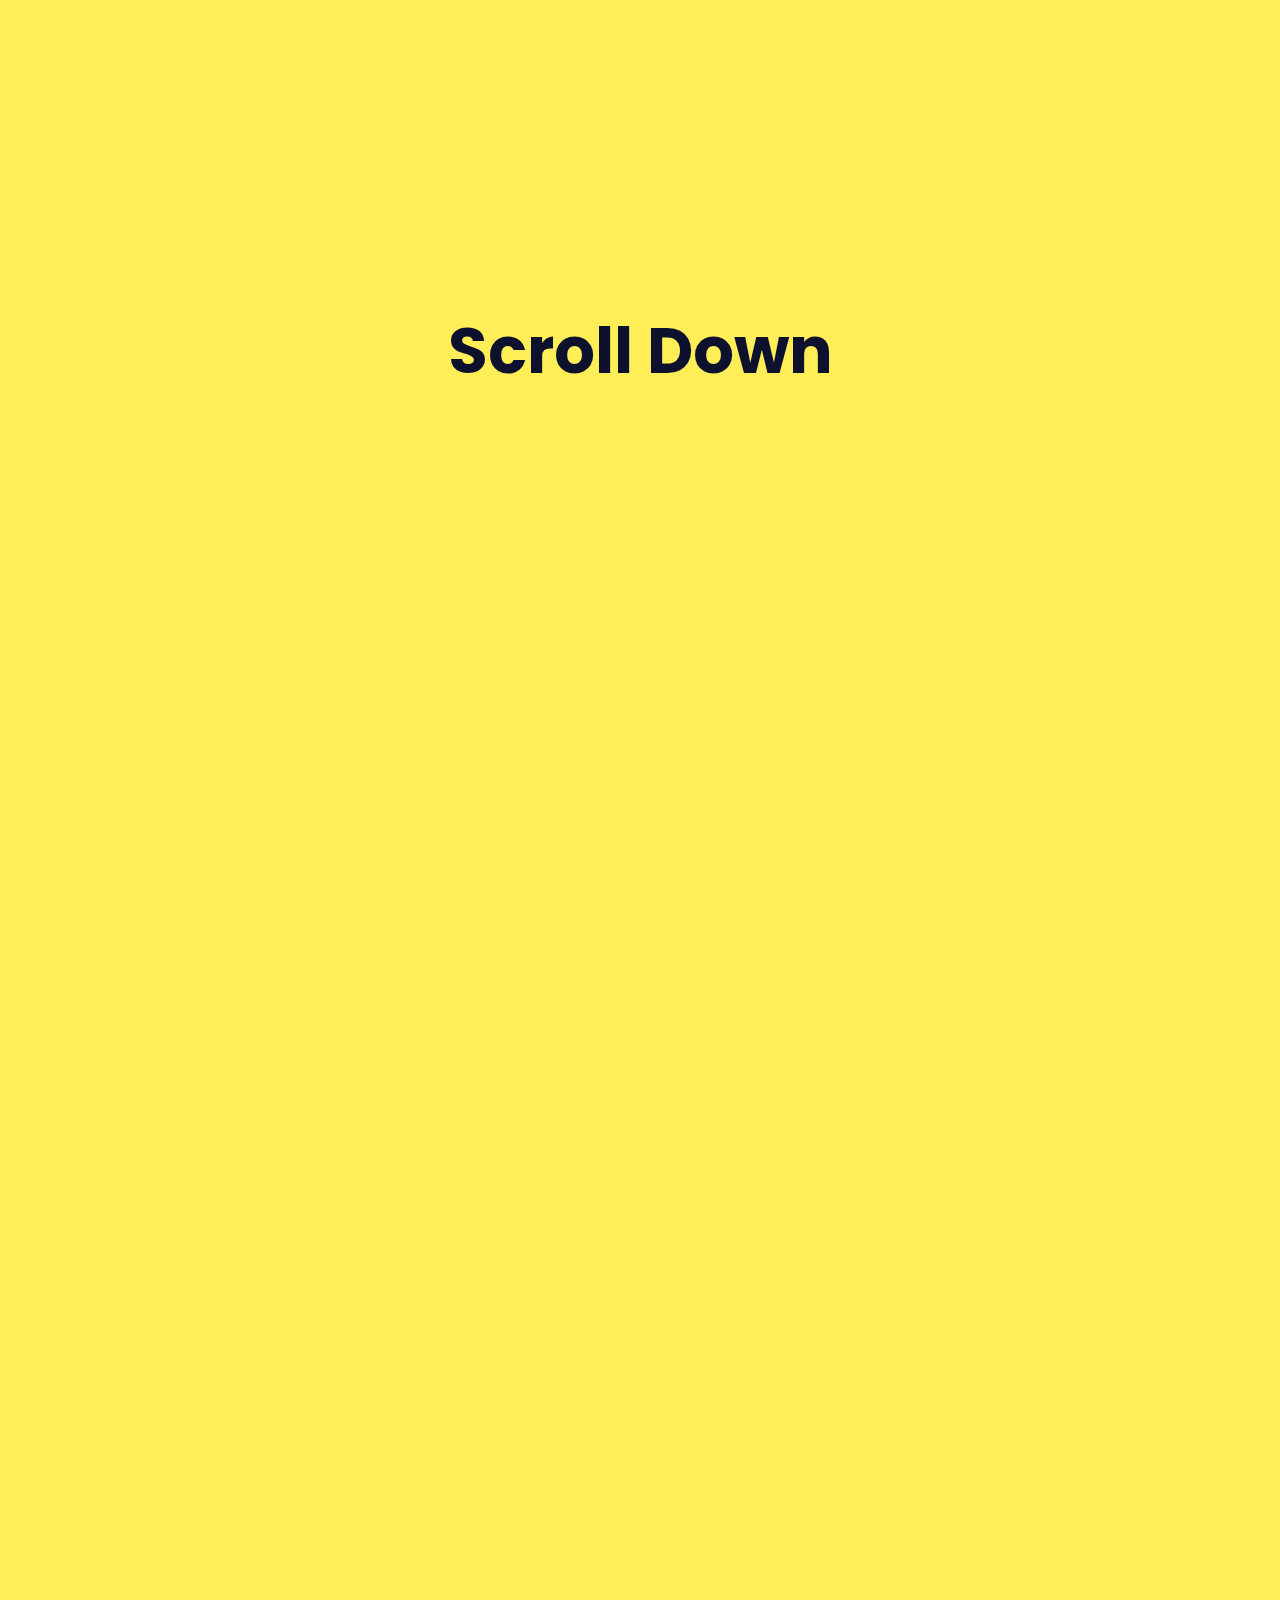
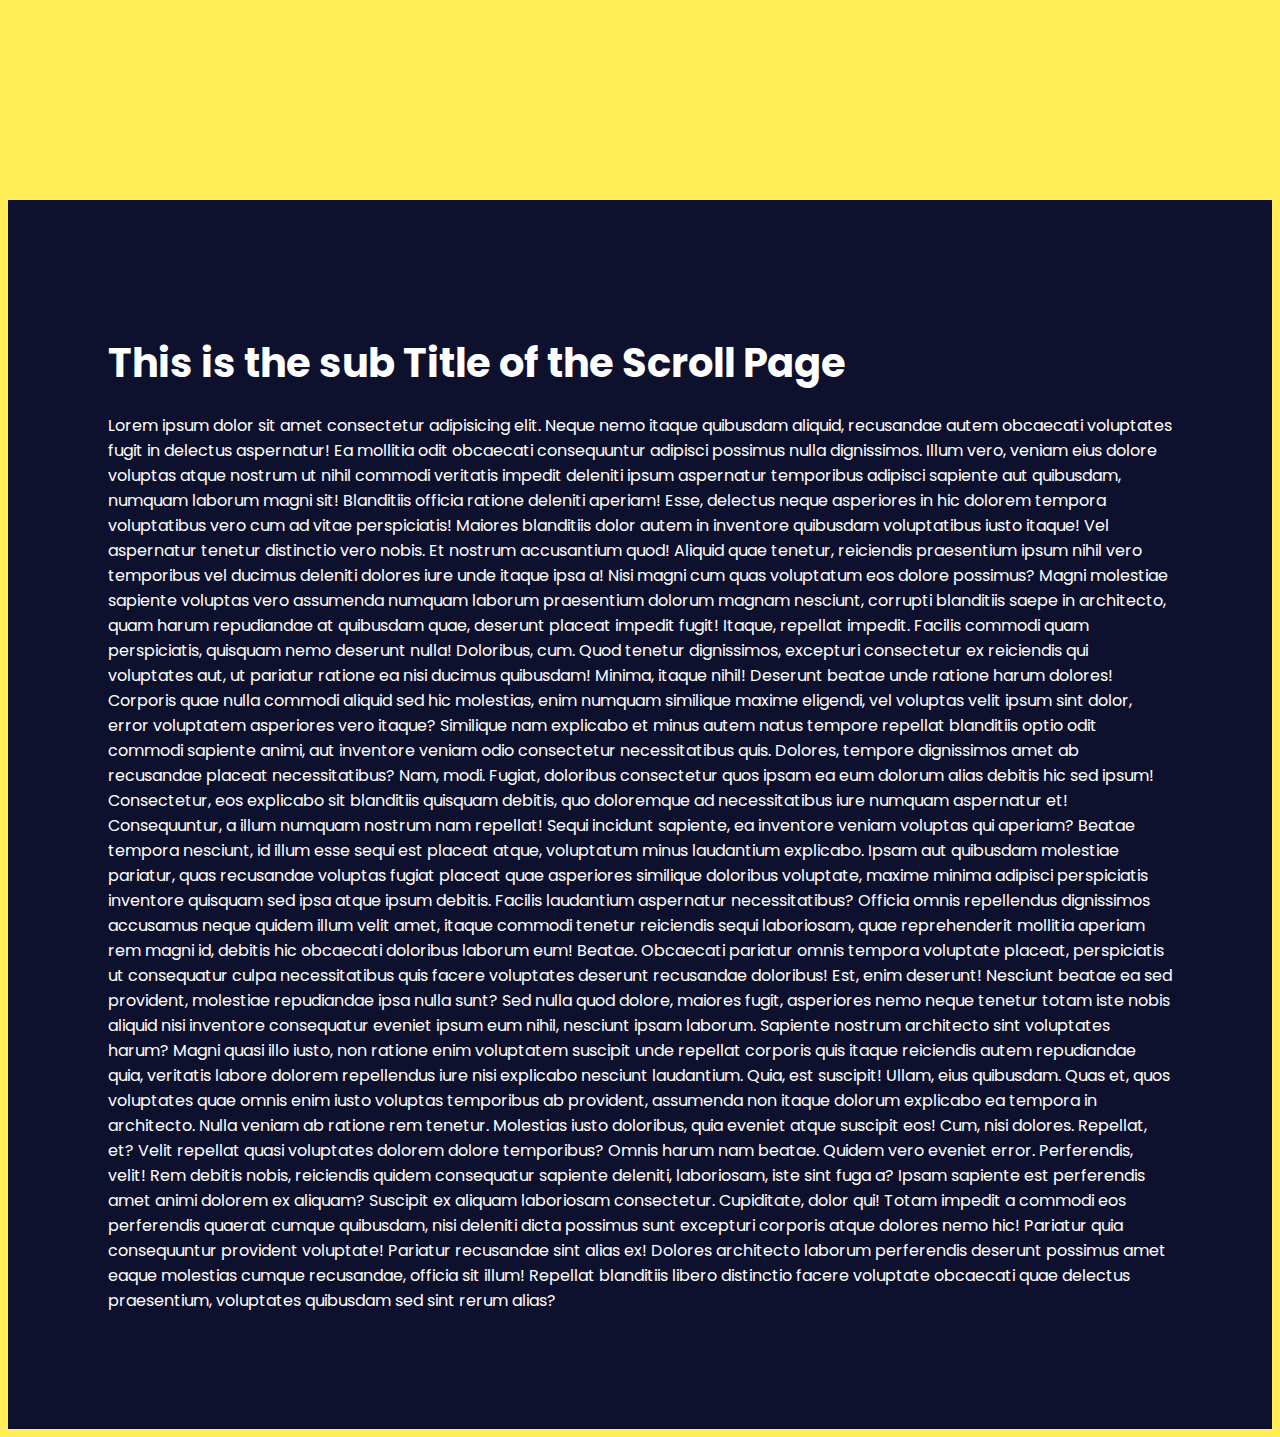
<file: Scroll-1/index.html>
<!DOCTYPE html>
<html lang="en" dir="ltr">
  <head>
    <meta charset="utf-8">
    <title>Scroll to see Magic</title>
    <link rel="stylesheet" href="styles.css">
    <link rel="preconnect" href="https://fonts.gstatic.com">
    <link href="https://fonts.googleapis.com/css2?family=Poppins:wght@400;500;600;700;800;900&display=swap" rel="stylesheet">

  </head>
  <body>
    <h3>Scroll Down</h3>
    <h2 class="text">Scroll to see Magic</h2>
<section>
  <h2 class="innerText">Scroll to see Magic</h2>
</section>
<div class="container">
  <h2>This is the sub Title of the Scroll Page </h2>
  <p>Lorem ipsum dolor sit amet consectetur adipisicing elit. Neque nemo itaque quibusdam aliquid, recusandae autem obcaecati voluptates fugit in delectus aspernatur! Ea mollitia odit obcaecati consequuntur adipisci possimus nulla dignissimos.
  Illum vero, veniam eius dolore voluptas atque nostrum ut nihil commodi veritatis impedit deleniti ipsum aspernatur temporibus adipisci sapiente aut quibusdam, numquam laborum magni sit! Blanditiis officia ratione deleniti aperiam!
  Esse, delectus neque asperiores in hic dolorem tempora voluptatibus vero cum ad vitae perspiciatis! Maiores blanditiis dolor autem in inventore quibusdam voluptatibus iusto itaque! Vel aspernatur tenetur distinctio vero nobis.
  Et nostrum accusantium quod! Aliquid quae tenetur, reiciendis praesentium ipsum nihil vero temporibus vel ducimus deleniti dolores iure unde itaque ipsa a! Nisi magni cum quas voluptatum eos dolore possimus?
  Magni molestiae sapiente voluptas vero assumenda numquam laborum praesentium dolorum magnam nesciunt, corrupti blanditiis saepe in architecto, quam harum repudiandae at quibusdam quae, deserunt placeat impedit fugit! Itaque, repellat impedit.
  Facilis commodi quam perspiciatis, quisquam nemo deserunt nulla! Doloribus, cum. Quod tenetur dignissimos, excepturi consectetur ex reiciendis qui voluptates aut, ut pariatur ratione ea nisi ducimus quibusdam! Minima, itaque nihil!
  Deserunt beatae unde ratione harum dolores! Corporis quae nulla commodi aliquid sed hic molestias, enim numquam similique maxime eligendi, vel voluptas velit ipsum sint dolor, error voluptatem asperiores vero itaque?
  Similique nam explicabo et minus autem natus tempore repellat blanditiis optio odit commodi sapiente animi, aut inventore veniam odio consectetur necessitatibus quis. Dolores, tempore dignissimos amet ab recusandae placeat necessitatibus?
  Nam, modi. Fugiat, doloribus consectetur quos ipsam ea eum dolorum alias debitis hic sed ipsum! Consectetur, eos explicabo sit blanditiis quisquam debitis, quo doloremque ad necessitatibus iure numquam aspernatur et!
  Consequuntur, a illum numquam nostrum nam repellat! Sequi incidunt sapiente, ea inventore veniam voluptas qui aperiam? Beatae tempora nesciunt, id illum esse sequi est placeat atque, voluptatum minus laudantium explicabo.
  Ipsam aut quibusdam molestiae pariatur, quas recusandae voluptas fugiat placeat quae asperiores similique doloribus voluptate, maxime minima adipisci perspiciatis inventore quisquam sed ipsa atque ipsum debitis. Facilis laudantium aspernatur necessitatibus?
  Officia omnis repellendus dignissimos accusamus neque quidem illum velit amet, itaque commodi tenetur reiciendis sequi laboriosam, quae reprehenderit mollitia aperiam rem magni id, debitis hic obcaecati doloribus laborum eum! Beatae.
  Obcaecati pariatur omnis tempora voluptate placeat, perspiciatis ut consequatur culpa necessitatibus quis facere voluptates deserunt recusandae doloribus! Est, enim deserunt! Nesciunt beatae ea sed provident, molestiae repudiandae ipsa nulla sunt?
  Sed nulla quod dolore, maiores fugit, asperiores nemo neque tenetur totam iste nobis aliquid nisi inventore consequatur eveniet ipsum eum nihil, nesciunt ipsam laborum. Sapiente nostrum architecto sint voluptates harum?
  Magni quasi illo iusto, non ratione enim voluptatem suscipit unde repellat corporis quis itaque reiciendis autem repudiandae quia, veritatis labore dolorem repellendus iure nisi explicabo nesciunt laudantium. Quia, est suscipit!
  Ullam, eius quibusdam. Quas et, quos voluptates quae omnis enim iusto voluptas temporibus ab provident, assumenda non itaque dolorum explicabo ea tempora in architecto. Nulla veniam ab ratione rem tenetur.
  Molestias iusto doloribus, quia eveniet atque suscipit eos! Cum, nisi dolores. Repellat, et? Velit repellat quasi voluptates dolorem dolore temporibus? Omnis harum nam beatae. Quidem vero eveniet error. Perferendis, velit!
  Rem debitis nobis, reiciendis quidem consequatur sapiente deleniti, laboriosam, iste sint fuga a? Ipsam sapiente est perferendis amet animi dolorem ex aliquam? Suscipit ex aliquam laboriosam consectetur. Cupiditate, dolor qui!
  Totam impedit a commodi eos perferendis quaerat cumque quibusdam, nisi deleniti dicta possimus sunt excepturi corporis atque dolores nemo hic! Pariatur quia consequuntur provident voluptate! Pariatur recusandae sint alias ex!
  Dolores architecto laborum perferendis deserunt possimus amet eaque molestias cumque recusandae, officia sit illum! Repellat blanditiis libero distinctio facere voluptate obcaecati quae delectus praesentium, voluptates quibusdam sed sint rerum alias?
</p>
  
</div>
<script src="index.js"></script>
  </body>
</html>
</file>
<file: bike-animation/styles.css>
*{
    margin: 0;
    padding: 0;
    box-sizing: border-box;
}

body{
    text-align: center;
}

#right-wheel,#left-wheel{
animation: wheel 2s infinite linear;
transform-origin: center;
transform-box: fill-box;
}

#man-on-bike{
    animation : bike 1s ease-in-out infinite alternate;
    transform-origin: bottom;
}

#hat{
animation: hat 1s ease-in-out infinite alternate;
transform-origin: center;
transform-box: fill-box;  
}

@keyframes wheel {
    from{
        transform: rotateZ(0deg);
    }to{
        transform: rotateZ(360deg);
    }
}

@keyframes bike {
    from{
        transform: rotateX(0deg);
    }to{
        transform: rotateX(20deg);
    }
}

@keyframes hat{
    from{
        transform: translateY(0%);
    }to{
        transform: translateY(30%);
    }
}
</file>
<file: card-animation/styles.css>
body{
  margin: 0;
  padding: 0;
  box-sizing: border-box;
  font-family: 'Poppins',sans-serif;
  display: flex;
  justify-content: center;
  align-items: center;
  background-color:  #08001b;
  min-height: 100vh;
}
.container{
  width: 1100px;
  display: flex;
  justify-content: center;
 align-items: center;
  flex-wrap: wrap;

}
.container .card
{
  position: relative;
  width: 300px;
  height: 400px;
  background: #0c002b;
  display: flex;
  justify-content: center;
  align-items: center;
  margin: 30px;
  box-shadow: 0 20px 50px rgba(157, 1, 145, 0.7);
  overflow: hidden;
  }

.container .card::before
{
  content: '';
  position: absolute;
  top: 2px;
  left: 2px;
  bottom: 2px;
  width: 50%;
  background: rgba(255,255,255,0.1);
  pointer-events: none;
}

.container .card .content
{
  padding: 30px;
  text-align: center;
  }

.container .card .content h2
{
  position: absolute;
  right: 30px;
  font-size: 4em;
  font-weight: 800;
  color: #1779ff;
  z-index: 1;
  opacity: 0.1;
  transition: 0.5s;

}

.container .card:hover .content h2
{
  opacity: 1;
  transform: translateY(-100px);
}

.container .card .content h3{
  position: relative;
  font-size: 1.5em;
  color: #fff;
  z-index: 2;
  opacity: 0.5;
  letter-spacing: 1px;
  transition: 0.5s;

}

.container .card:hover .content h3{
  opacity: 1;

}
.container .card .content p{
  position: relative;
  font-size: 1em;
  color: #fff;
  z-index: 2;
  opacity: 0.5;
  font-weight: 300;
  letter-spacing: 1px;
  transition: 0.5s;

}
.container .card:hover .content h3,
.container .card:hover .content p{
  opacity: 1;
}

.container .card .content a
{
  display: inline-block;
  margin-top: 15px;
  padding: 8px 15px;
  background: #fff;
  color : #0c002b;
  text-decoration: none;
  text-transform: uppercase;
  font-weight: 600;

}

.container .card span{
  transition: 0.5;
}
.container .card span:nth-child(1)
{
  position: absolute;
  top: 0;
  left: 0;
  width : 100%;
  height: 3px;
  background: linear-gradient(to right,transparent,#1779ff);
  animation: animate1 2s linear infinite;
}
@keyframes animate1 {
  0%{
    transform: translateX(-100%);
  }
  100%{
    transform: translateX(100%);
  }
}
.container .card span:nth-child(2)
{
  position: absolute;
  top: 0;
  right: 0;
  width : 3px;
  height: 100%;
  background: linear-gradient(to bottom,transparent,#1779ff);
  animation: animate2 2s linear infinite;
  animation-delay: 1s;
}
@keyframes animate2 {
  0%{
    transform: translateY(-100%);
  }
  100%{
    transform: translateY(100%);
  }
}
.container .card span:nth-child(3)
{
  position: absolute;
  bottom: 0;
  left: 0;
  width : 100%;
  height: 3px;
  background: linear-gradient(to left,transparent,#1779ff);
  animation: animate3 2s linear infinite;
}
@keyframes animate3 {
  0%{
    transform: translateX(100%);
  }
  100%{
    transform: translateX(-100%);
  }
}
.container .card span:nth-child(4)
{
  position: absolute;
  top: 0;
  left: 0;
  width : 3px;
  height: 100%;
  background: linear-gradient(to top,transparent,#1779ff);
  animation: animate4 2s linear infinite;
  animation-delay: 1s;
}
@keyframes animate4 {
  0%{
    transform: translateY(100%);
  }
  100%{
    transform: translateY(-100%);
  }
}
</file>
<file: circuit-Animation/styles.css>
body {
    background-color: #000;
 }
 h1{
     color: aliceblue;
 }
 svg {
     height: 100%;
     width: 100%;
   position: relative;
   top: 5%;
   left: 5%;
   transform: translate(-50%, -50%);
   background-color: #fff;
 }
 
 .path {
   animation: draw 14s infinite;
   animation-timing-function: linear;
 }
 
 .path-2 {
   animation: draw 14s infinite;
   animation-delay: 1s;
   animation-timing-function: linear;
 }
 
 @keyframes draw {
   0% {
   }
   100% {
     stroke-dashoffset: 0;
     stroke-opacity: 1;
   }
 }
</file>
<file: eyeFollower/styles.css>
*{
    margin: 0;
    padding: 0;

}
body{
    display: flex;
    justify-content: center;
    align-items: center;
    min-height: 100vh;
    background: radial-gradient(#f2761e,#ef4921);
}
.box{
    display: flex;
}
.box .eye{
    position: relative;
    width: 120px;
    height: 120px;
    display: block;
    background: white;
    margin: 0 20px;
    border-radius: 50%;
    box-shadow: 0 5px 45px rgba(0, 0, 0, 0.25),
                inset 0 0 15px #f2761e,
                inset 0 0 25px #f2761e;
}

.box .eye::before
{
    content: '';
    position: absolute;
    top: 50%;
    left: 35px;
    transform: translate(-50%,-50%);
    width : 45px;
    height: 45px;
    background: black;
    border-radius: 50%;
    border: 10px solid #2196f3;
    box-sizing: border-box;
    
}
</file>
<file: foldableCard/styles.css>
*{
    margin: 0;
    padding: 0;
    box-sizing: border-box;    
    font-family: 'Roboto', sans-serif;
}
body{
    display: flex;
    justify-content: center;
    align-items: center;
    min-height: 100vh;
    background: #fbe9e7;
}
.card{
    position: relative;
    width: 300px;
    height: 400px;
    background: white;
    transform-style: preserve-3d;
    transform:perspective(1000px);
    box-shadow: 10px 20px 40px rgba(0, 0, 0, 0.25);
    transition: 1s;
}

.card:hover{
    transform: translateX(50%);
}

.card .imgBox
{
    position: relative;
    width: 100%;
    height: 100%;
    z-index: 1;
    transform-origin: left;
    transform-style: preserve-3d;
    background: black;
    box-shadow: 10px 20px 40px rgba(0, 0, 0, 0.25);
    transition: 1s;
}

.card:hover .imgBox{
    transform: rotateY(-180deg);


}

.card .imgBox img{
    position: absolute;
    top: 0;
    left: 0;
    width: 100%;
    height: 100%;
    object-fit: cover;
    transform-style: preserve-3d;
    backface-visibility: hidden;
}
.card .imgBox img:last-child{
    transform: rotateY(180deg);
}

.card .details{
    position: absolute;
    top: 0;
    left: 0;
    width: 100%;
    height:100%;
    padding: 20px;
    display: flex;
    justify-content: center;
    align-items: center;
}
.card .details .content{
    display: flex;
    justify-content: center;
    align-items: center;
    flex-direction: column;

}
.card .details .content h2 span{
    color: #e21212;
    font-size: 0.8em;
}

.card .details .content .social-icons{
    position: relative;
    display: flex;
    margin-top: 10px;

}
.card .details .content .social-icons a {
    display: inline-block;
    width: 35px;
    height: 35px;
    background: #333;
    color: white;
    display: inline-flex;
    justify-content: center;
    align-items: center;
    text-decoration: none;
    margin: 5px;
    font-size: 18px;
    transition: 0.2s;

}
.card .details .content .social-icons a:hover
{
    background: #e21212;

}
</file>
<file: IsometricCard/styles.css>
*{
  margin: 0;
  padding: 0;
  box-sizing: border-box;
  font-family: 'Poppins', sans-serif;
}
body{
  display: flex;
  justify-content: center;
  align-items: center;
  min-height: 100vh;
  background: #f3f3f3;
  overflow: hidden;
}

.container{
  position: relative;
  width: 1050px;
  display: flex;
  flex-wrap: wrap;
  justify-content: space-between;
  transform: skewY(-10deg);
  transition: 0.5s;
}
.container .card{
  position: relative;
  width: 300px;
  transition: 0.5s;
  background: #fff;
  height: 400px;
}
.container .card:before{
  content: '';
  position: absolute;
  top: -15px;
  left: 0;
  width: 100%;
  height: 15px;
  background: #00c0f6;
  transform-origin: bottom;
  transform: skewX(45deg);
  transition: 0.5s;
}
.container .card:after{
  content: '';
  position: absolute;
  top: -15px;
  left: -15px;
  width: 15px;
  height: 50%;
  background: #00c0f6;
  transform-origin: left;
  transform: skewY(45deg);
  transition: 0.5s;
  border-bottom: 200px solid #d9d9d9;
}

.container .card:hover{
  transform: translateY(-40px);
}
.container .card .imgBox{
  position: relative;
  width: 300px;
  height: 200px;
  background: #00c7ff;
  display: flex;
  justify-content: center;
  align-items: center;
  flex-direction: column;
}
.container .card .imgBox img{
  max-width: 100px;
}

.container.card .imgBox h3{
  position: relative;
  color: #fff;
  margin-top: 10px;
}
.container .card .content{
  position: relative;
  width: 100%;
  height: 200px;
  padding: 20px;
  color: #777;
  text-align: center;
  background: #fff;
}
.container .card .content:before{
  content: '';
  position: absolute;
  left: 0;
  bottom : 0;
  width: 100%;
  height: 400px;
  background: linear-gradient(transparent,transparent,rgba(0,0,0,0.1));
  transform-origin: bottom;
  transform: skewX(45deg);
  transition : 0.5s;
  pointer-events: none;
  z-index: -1;
}

.container .card:hover .content::before{
  transform: translateY(40px) skewX(45deg);
  filter: blur(5px);
  opacity: 0.5;

}

.container .card:nth-child(1){
  z-index: 3;
}

.container .card:nth-child(2){
  z-index: 2;
}
.container .card:nth-child(3){
  z-index: 1;
}
</file>
<file: Scroll-1/styles.css>
html{
    margin : 0;
    padding: 0;
    box-sizing: border-box;
    font-family: "Poppins",sans-serif;

}
body{
    background : #ffee57;

}
h3{
position: absolute;
top: 50%;
left: 50%;
transform: translate(-50%,-50%);
margin-top: -100px;
color: #0e112e;
font-size: 4em;

}
section{
    position: fixed;
    top : 0;
    left : 0;
    width : 100%;
    height: 100vh;
    background: #0e112e;
    display: flex;
    justify-content: center;
    align-items: center;
    clip-path: circle(0px at center center);
}
.innerText{
    position: fixed;
    top : 50%;
    left: 100%;
    transform: translateY(-50%);
    white-space: nowrap;
    z-index: 1;
    font-size: 15vh;
    color: white;
    text-align: center;
    width: 100%;
}
.text{
    position: fixed;
    top : 50%;
    left: 100%;
    transform: translateY(-50%);
    white-space: nowrap;
    z-index: 1;
    font-size: 15vh;
    color: transparent;
    -webkit-text-stroke: 2px #0e112e;
    text-align: center;
    width: 100%;
}

.container{
    position: relative;
    margin-top: 200vh;
    background: #0e112e;
    padding: 100px;
    color: white;
}

.container h2{
    font-size: 2.5em;
    margin-bottom: 20px;

}
</file>
